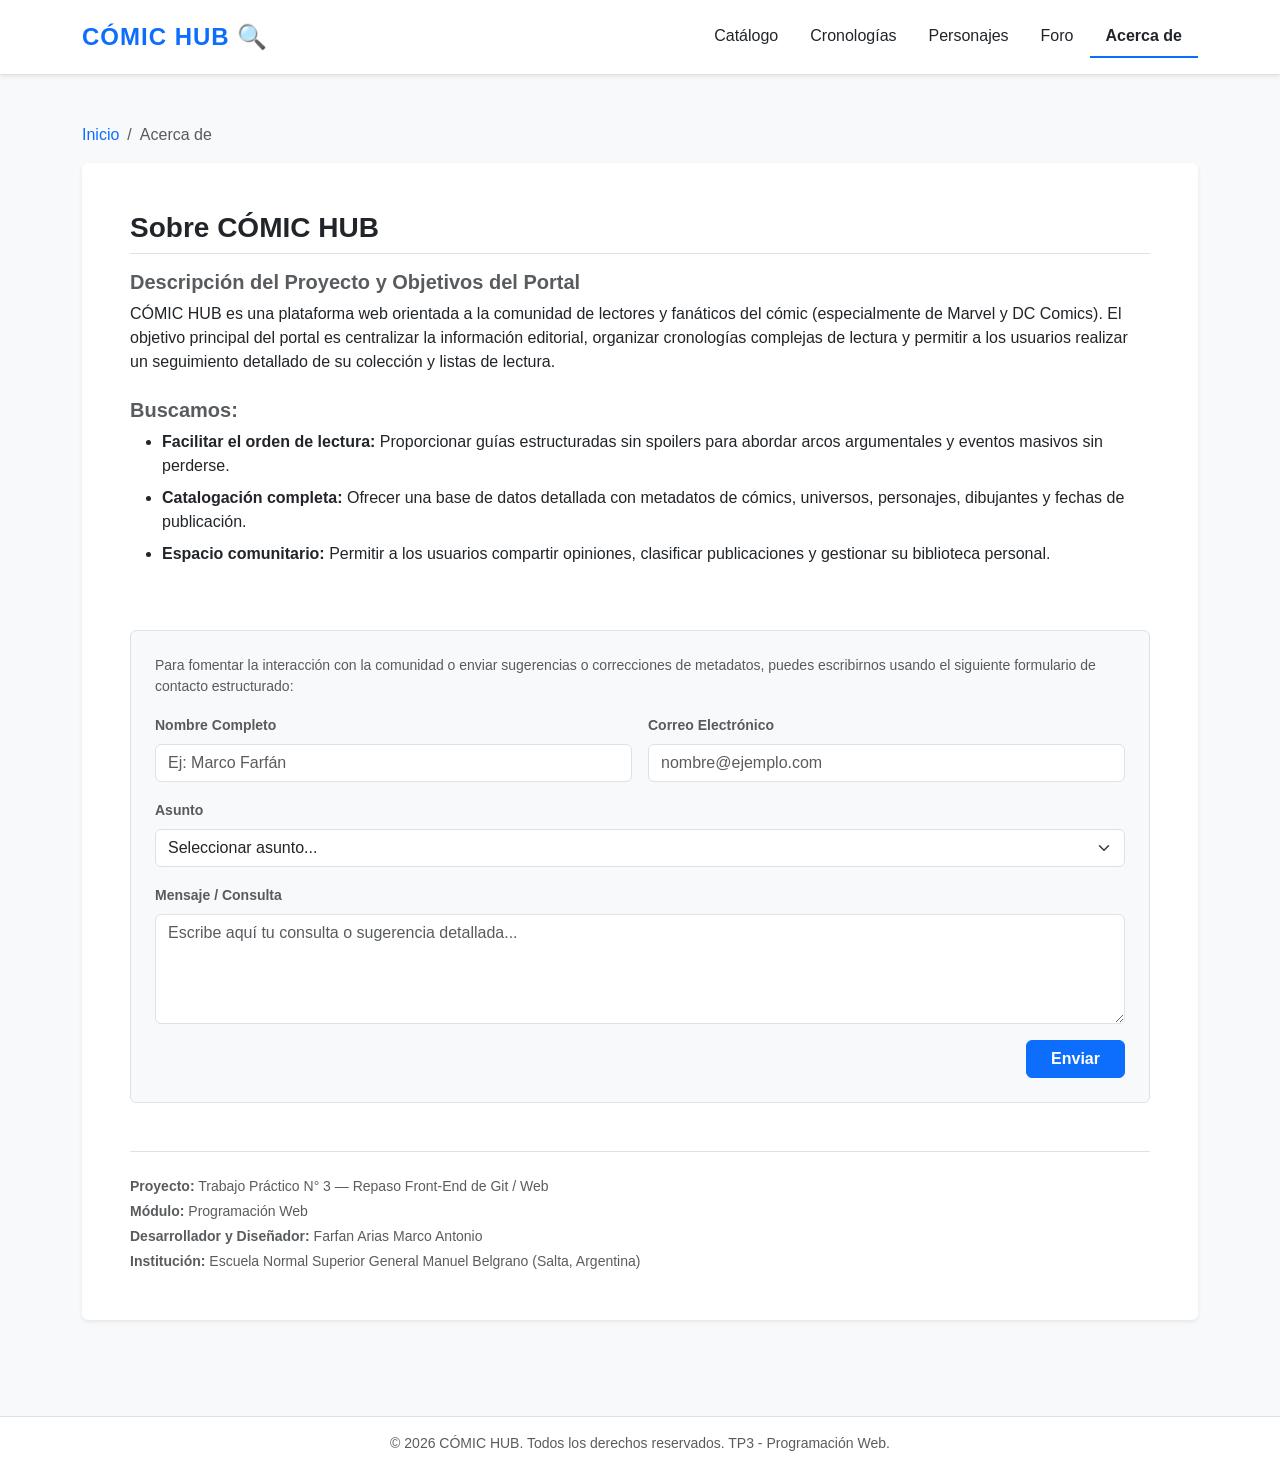
<file: AcercaDe.html>
<!DOCTYPE html>
<html lang="es">
<head>
    <meta charset="UTF-8">
    <meta name="viewport" content="width=device-width, initial-scale=1.0">
    <meta name="description" content="Información sobre CÓMIC HUB, objetivos del portal y formulario de contacto.">
    <title>Acerca de - CÓMIC HUB</title>
    <!-- Bootstrap CSS -->
    <link href="https://cdn.jsdelivr.net/npm/bootstrap@5.3.0/dist/css/bootstrap.min.css" rel="stylesheet">
    <!-- Estilos personalizados -->
    <link rel="stylesheet" href="css/style.css">
</head>
<body class="bg-light d-flex flex-column min-vh-100">

    <!-- Cabecera / Navegación -->
    <header class="bg-white border-bottom shadow-sm py-3 mb-4">
        <div class="container d-flex flex-column flex-md-row justify-content-between align-items-center">
            <h1 class="h4 text-primary m-0 fw-bold">CÓMIC HUB 🔍</h1>
            <nav class="mt-3 mt-md-0">
                <ul class="nav">
                    <li class="nav-item"><a class="nav-link text-dark" href="index.html">Catálogo</a></li>
                    <li class="nav-item"><a class="nav-link text-dark" href="cronologias.html">Cronologías</a></li>
                    <li class="nav-item"><a class="nav-link text-dark" href="personajes.html">Personajes</a></li>
                    <li class="nav-item"><a class="nav-link text-dark" href="foro.html">Foro</a></li>
                    <li class="nav-item"><a class="nav-link text-dark fw-bold border-bottom border-primary border-2" href="acerca-de.html">Acerca de</a></li>
                </ul>
            </nav>
        </div>
    </header>

    <!-- Contenido Principal -->
    <main class="container my-4 flex-grow-1">
        
        <!-- Migas de pan -->
        <nav aria-label="breadcrumb" class="mb-3">
            <ol class="breadcrumb mb-0 small text-muted">
                <li class="breadcrumb-item"><a href="index.html" class="text-decoration-none">Inicio</a></li>
                <li class="breadcrumb-item active" aria-current="page">Acerca de</li>
            </ol>
        </nav>

        <div class="card border-0 shadow-sm p-4 p-md-5 bg-white mb-4">
            <!-- Sección: Sobre CÓMIC HUB -->
            <section class="mb-5">
                <h2 class="h3 fw-bold text-dark border-bottom pb-2 mb-3">Sobre CÓMIC HUB</h2>
                
                <h3 class="h5 fw-bold text-muted mb-2">Descripción del Proyecto y Objetivos del Portal</h3>
                <p class="text-dark">
                    CÓMIC HUB es una plataforma web orientada a la comunidad de lectores y fanáticos del cómic (especialmente de Marvel y DC Comics). El objetivo principal del portal es centralizar la información editorial, organizar cronologías complejas de lectura y permitir a los usuarios realizar un seguimiento detallado de su colección y listas de lectura.
                </p>

                <h3 class="h5 fw-bold text-muted mb-2 mt-4">Buscamos:</h3>
                <ul class="text-dark">
                    <li class="mb-2"><strong>Facilitar el orden de lectura:</strong> Proporcionar guías estructuradas sin spoilers para abordar arcos argumentales y eventos masivos sin perderse.</li>
                    <li class="mb-2"><strong>Catalogación completa:</strong> Ofrecer una base de datos detallada con metadatos de cómics, universos, personajes, dibujantes y fechas de publicación.</li>
                    <li class="mb-2"><strong>Espacio comunitario:</strong> Permitir a los usuarios compartir opiniones, clasificar publicaciones y gestionar su biblioteca personal.</li>
                </ul>
            </section>

            <!-- Sección: Formulario de Contacto -->
            <section class="bg-light p-4 rounded border mb-5">
                <p class="text-muted small mb-3">
                    Para fomentar la interacción con la comunidad o enviar sugerencias o correcciones de metadatos, puedes escribirnos usando el siguiente formulario de contacto estructurado:
                </p>

                <form>
                    <div class="row g-3">
                        <div class="col-md-6">
                            <label for="nombreCompleto" class="form-label fw-bold small text-muted">Nombre Completo</label>
                            <input type="text" class="form-control" id="nombreCompleto" placeholder="Ej: Marco Farfán" required>
                        </div>
                        <div class="col-md-6">
                            <label for="correoElectronico" class="form-label fw-bold small text-muted">Correo Electrónico</label>
                            <input type="email" class="form-control" id="correoElectronico" placeholder="nombre@ejemplo.com" required>
                        </div>
                        <div class="col-12">
                            <label for="asuntoContacto" class="form-label fw-bold small text-muted">Asunto</label>
                            <select class="form-select" id="asuntoContacto" required>
                                <option value="" selected disabled>Seleccionar asunto...</option>
                                <option value="sugerencia">Sugerencia de cómic / arco argumental</option>
                                <option value="reporte">Reporte de error en metadatos</option>
                                <option value="consulta">Consulta sobre la plataforma</option>
                                <option value="otro">Otro</option>
                            </select>
                        </div>
                        <div class="col-12">
                            <label for="mensajeConsulta" class="form-label fw-bold small text-muted">Mensaje / Consulta</label>
                            <textarea class="form-control" id="mensajeConsulta" rows="4" placeholder="Escribe aquí tu consulta o sugerencia detallada..." required></textarea>
                        </div>
                        <div class="col-12 text-end">
                            <button type="submit" class="btn btn-primary px-4 fw-bold">Enviar</button>
                        </div>
                    </div>
                </form>
            </section>

            <!-- Créditos del Proyecto -->
            <section class="border-top pt-4">
                <p class="small text-muted mb-1"><strong>Proyecto:</strong> Trabajo Práctico N° 3 — Repaso Front-End de Git / Web</p>
                <p class="small text-muted mb-1"><strong>Módulo:</strong> Programación Web</p>
                <p class="small text-muted mb-1"><strong>Desarrollador y Diseñador:</strong> Farfan Arias Marco Antonio</p>
                <p class="small text-muted mb-0"><strong>Institución:</strong> Escuela Normal Superior General Manuel Belgrano (Salta, Argentina)</p>
            </section>
        </div>

    </main>

    <!-- Pie de página -->
    <footer class="bg-white border-top text-center py-3 mt-5">
        <div class="container">
            <p class="text-muted m-0 small">&copy; 2026 CÓMIC HUB. Todos los derechos reservados. TP3 - Programación Web.</p>
        </div>
    </footer>

    <!-- Bootstrap JS -->
    <script src="https://cdn.jsdelivr.net/npm/bootstrap@5.3.0/dist/js/bootstrap.bundle.min.js"></script>
</body>
</html>
</file>
<file: css/style.css>
body {
    background-color: #f8f9fa;
    font-family: 'Segoe UI', Tahoma, Geneva, Verdana, sans-serif;
}

.card {
    transition: transform 0.2s ease-in-out, box-shadow 0.2s ease-in-out;
}

.card:hover {
    transform: translateY(-5px);
    box-shadow: 0 .5rem 1rem rgba(0,0,0,.15) !important;
}

header h1 {
    letter-spacing: 1px;
}
</file>
